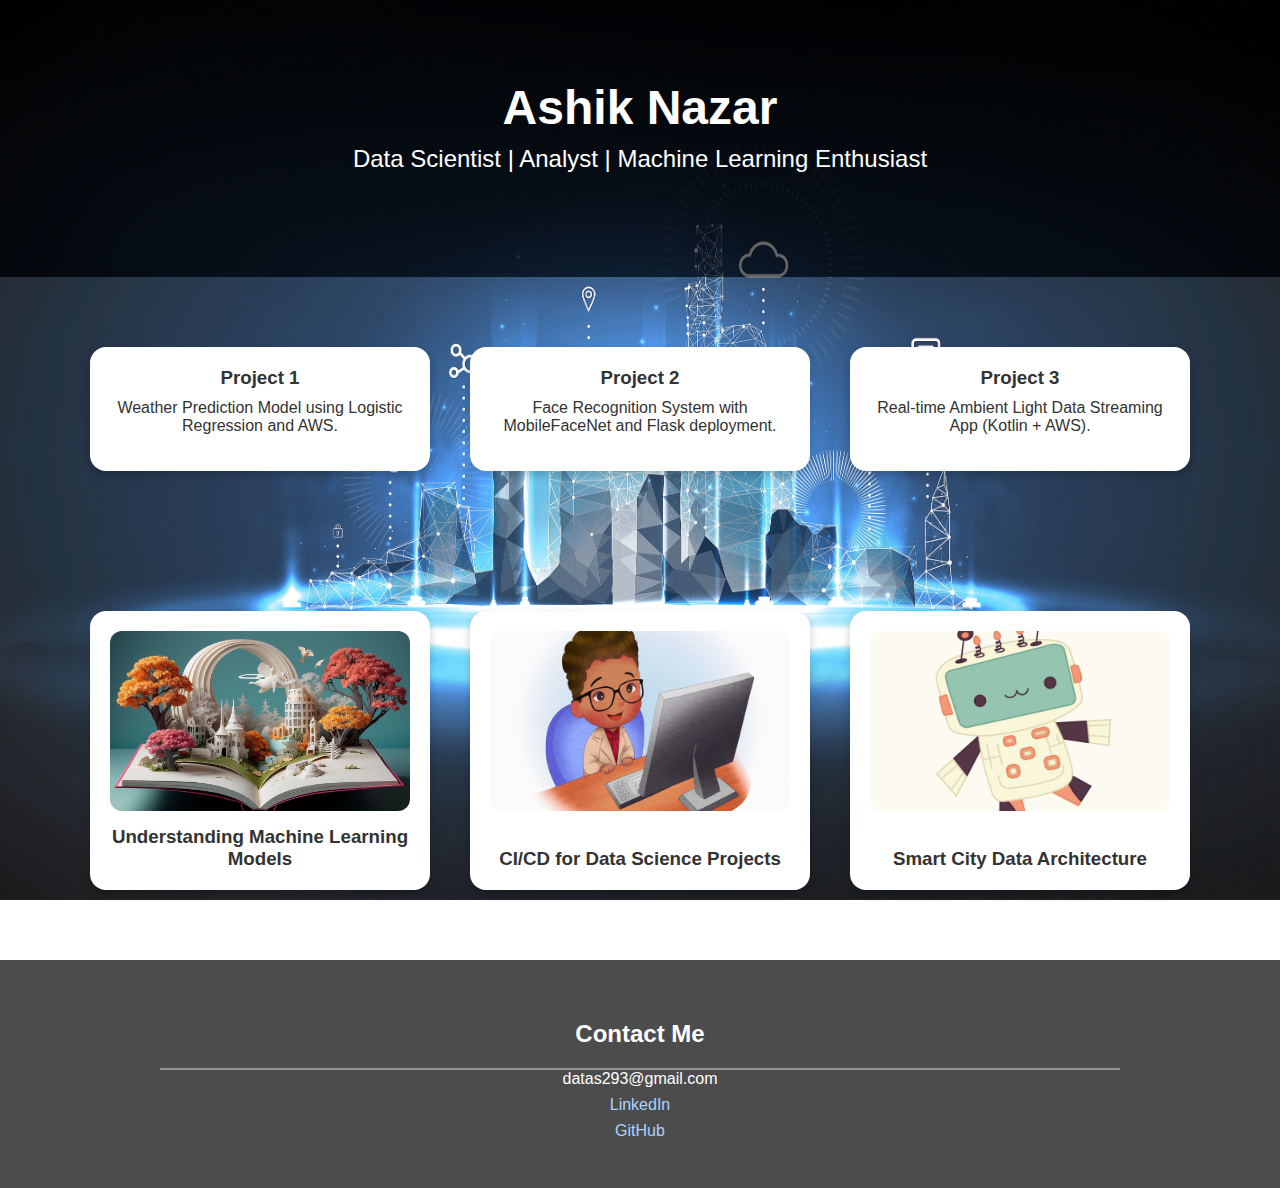
<file: index.html>
<!DOCTYPE html>
<html lang="en">
<head>
  <meta charset="UTF-8" />
  <meta name="viewport" content="width=device-width, initial-scale=1.0"/>
  <title>Ashik Nazar - Data Scientist</title>
  <link rel="icon" href="https://upload.wikimedia.org/wikipedia/commons/7/70/User_icon_BLACK-01.png" type="image/png">
  
  <style>
    body {
      margin: 0;
      font-family: 'Segoe UI', Tahoma, Geneva, Verdana, sans-serif;
      background: url('images/bg.jpg') no-repeat center center fixed;
      background-size: cover;
      color: white;
    }

    header {
      text-align: center;
      padding: 80px 20px;
      background-color: rgba(0, 0, 0, 0.6);
    }

    header h1 {
      font-size: 3em;
      margin: 0;
    }

    header p {
      font-size: 1.5em;
      margin-top: 10px;
    }

    .section {
      padding: 50px 20px;
      display: flex;
      flex-wrap: wrap;
      justify-content: center;
      background-color: rgba(255, 255, 255, 0.1);
    }

    .card, .card-link {
      background-color: white;
      color: #333;
      border-radius: 16px;
      box-shadow: 0 4px 10px rgba(0, 0, 0, 0.2);
      width: 300px;
      margin: 20px;
      padding: 20px;
      text-align: center;
      text-decoration: none;
      display: flex;
      flex-direction: column;
      justify-content: space-between;
      transition: transform 0.2s;
    }

    .card-link:hover {
      transform: translateY(-5px);
    }

    .card img, .card-link img {
      width: 100%;
      height: 180px;
      object-fit: cover;
      border-radius: 12px;
      margin-bottom: 15px;
    }

    .card h3, .card-link h3 {
      margin: 0;
    }

    .card p {
      margin-top: 10px;
    }

    .contact {
      background-color: rgba(0, 0, 0, 0.7);
      color: white;
      padding: 40px;
      text-align: center;
    }

    .contact a {
      color: #aad4ff;
      text-decoration: none;
      display: block;
      margin: 8px 0;
    }
    .divider {
  border: none;
  height: 2px;
  background-color: white;
  width: 80%;
  margin: 0 auto;
  opacity: 0.4;
}

  </style>
</head>
<body>
  <header>
    <h1>Ashik Nazar</h1>
    <p>Data Scientist | Analyst | Machine Learning Enthusiast</p>
  </header>

  <!-- Project Cards -->
  <section class="section">
    <div class="card">
      <h3>Project 1</h3>
      <p>Weather Prediction Model using Logistic Regression and AWS.</p>
    </div>
    <div class="card">
      <h3>Project 2</h3>
      <p>Face Recognition System with MobileFaceNet and Flask deployment.</p>
    </div>
    <div class="card">
      <h3>Project 3</h3>
      <p>Real-time Ambient Light Data Streaming App (Kotlin + AWS).</p>
    </div>
  </section>
 

  <!-- Blog Cards with Clickable Links -->
  <section class="section">
    <a href="blog1.html" class="card-link">
      <img src="images/eg.jpg" alt="Blog Image 1" />
      <h3>Understanding Machine Learning Models</h3>
    </a>
    <a href="blog2.html" class="card-link">
      <img src="images/dg.jpg" alt="Blog Image 2" />
      <h3>CI/CD for Data Science Projects</h3>
    </a>
    <a href="blog3.html" class="card-link">
      <img src="images/cg.jpg" alt="Blog Image 3" />
      <h3>Smart City Data Architecture</h3>
    </a>
  </section>

  <!-- Contact Section -->
  <section class="contact">
    <h2>Contact Me</h2>
    <hr class="divider">
    <span>datas293@gmail.com</span>
    <a href="https://www.linkedin.com/in/ashik-n-22b36b152/">LinkedIn</a>
    <a href="https://github.com/ashiknazar">GitHub</a>
  </section>
</body>
</html>
</file>
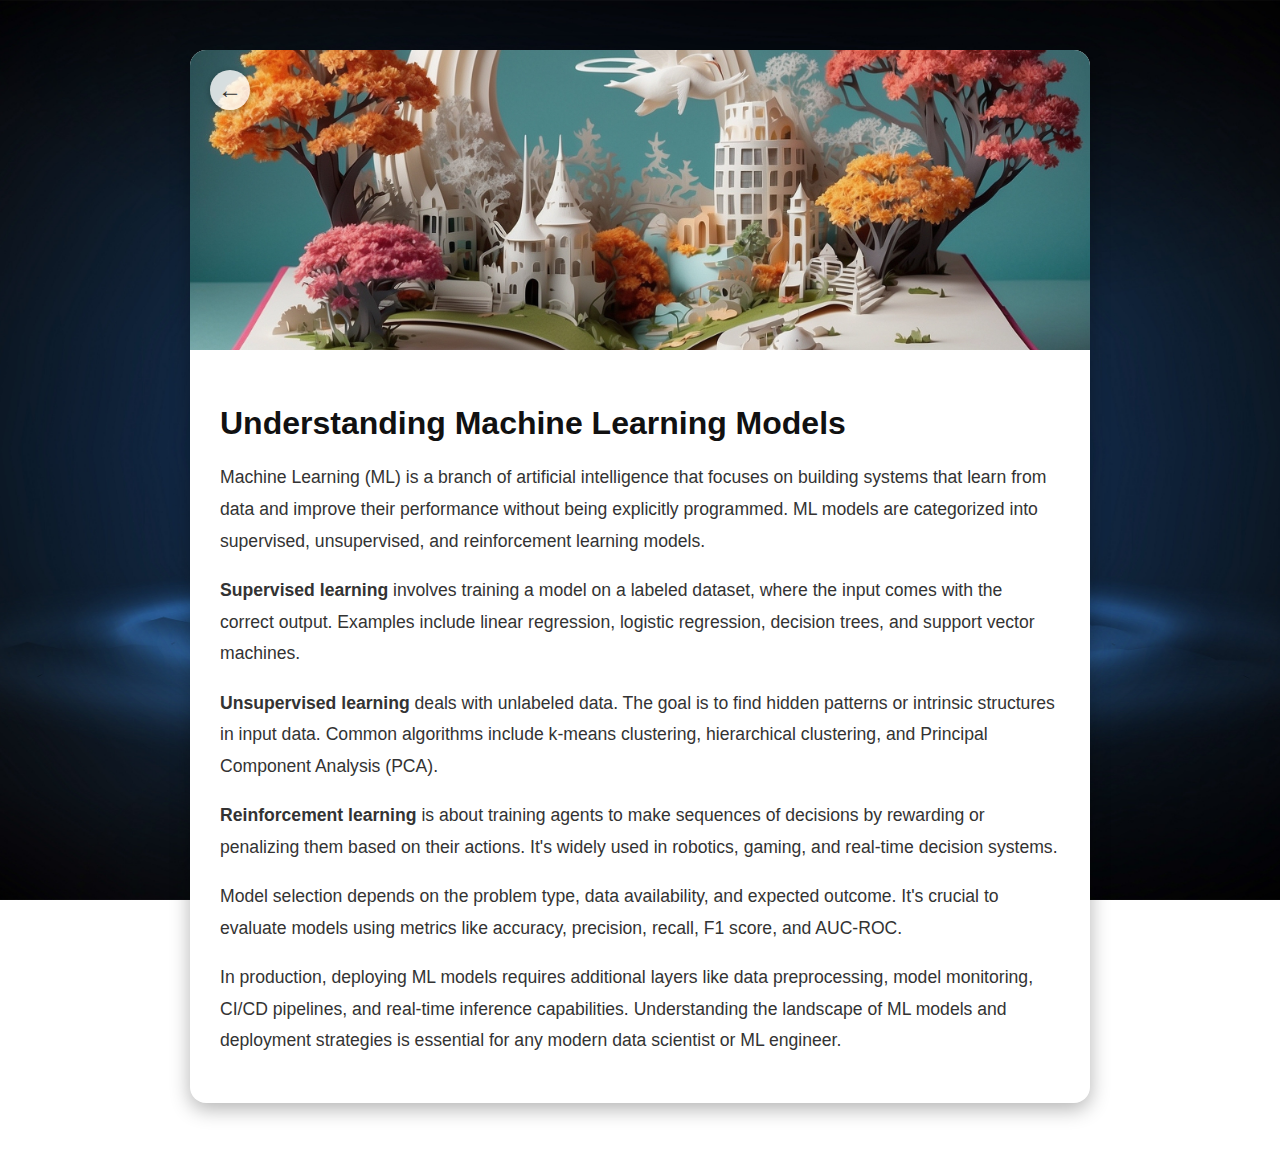
<file: blog1.html>
<!DOCTYPE html>
<html lang="en">
<head>
  <meta charset="UTF-8" />
  <meta name="viewport" content="width=device-width, initial-scale=1.0"/>
  <title>Understanding Machine Learning Models</title>
  <style>
    body {
      margin: 0;
      font-family: 'Segoe UI', Tahoma, Geneva, Verdana, sans-serif;
      background: url('images/bg.jpg') no-repeat center center fixed;
      background-size: cover;
      color: white;
    }

    .container {
      max-width: 900px;
      margin: 50px auto;
      background-color: white;
      color: #333;
      border-radius: 16px;
      box-shadow: 0 6px 20px rgba(0, 0, 0, 0.3);
      overflow: hidden;
      position: relative;
    }

    .back-button {
      position: absolute;
      top: 20px;
      left: 20px;
      text-decoration: none;
      font-size: 1.5em;
      color: #333;
      background-color: rgba(255, 255, 255, 0.8);
      border-radius: 50%;
      width: 40px;
      height: 40px;
      display: flex;
      align-items: center;
      justify-content: center;
      box-shadow: 0 2px 6px rgba(0, 0, 0, 0.3);
      transition: background 0.3s ease;
    }

    .back-button:hover {
      background-color: #f0f0f0;
    }

    .blog-image {
      width: 100%;
      height: 300px;
      object-fit: cover;
    }

    .blog-content {
      padding: 30px;
    }

    .blog-content h1 {
      font-size: 2em;
      margin-bottom: 20px;
      color: #111;
    }

    .blog-content p {
      font-size: 1.1em;
      line-height: 1.8;
      margin-bottom: 16px;
    }

    @media (max-width: 768px) {
      .blog-content {
        padding: 20px;
      }

      .blog-content h1 {
        font-size: 1.5em;
      }
    }
  </style>
</head>
<body>

  <div class="container">
    <a href="index.html" class="back-button" title="Back to Home">&#8592;</a>
    <img src="images/eg.jpg" alt="Understanding Machine Learning Models" class="blog-image" />

    <div class="blog-content">
      <h1>Understanding Machine Learning Models</h1>

      <p>
        Machine Learning (ML) is a branch of artificial intelligence that focuses on building systems
        that learn from data and improve their performance without being explicitly programmed.
        ML models are categorized into supervised, unsupervised, and reinforcement learning models.
      </p>

      <p>
        <strong>Supervised learning</strong> involves training a model on a labeled dataset,
        where the input comes with the correct output. Examples include linear regression,
        logistic regression, decision trees, and support vector machines.
      </p>

      <p>
        <strong>Unsupervised learning</strong> deals with unlabeled data. The goal is to find
        hidden patterns or intrinsic structures in input data. Common algorithms include
        k-means clustering, hierarchical clustering, and Principal Component Analysis (PCA).
      </p>

      <p>
        <strong>Reinforcement learning</strong> is about training agents to make sequences of decisions
        by rewarding or penalizing them based on their actions. It's widely used in robotics,
        gaming, and real-time decision systems.
      </p>

      <p>
        Model selection depends on the problem type, data availability, and expected outcome.
        It's crucial to evaluate models using metrics like accuracy, precision, recall, F1 score,
        and AUC-ROC.
      </p>

      <p>
        In production, deploying ML models requires additional layers like data preprocessing,
        model monitoring, CI/CD pipelines, and real-time inference capabilities.
        Understanding the landscape of ML models and deployment strategies is essential
        for any modern data scientist or ML engineer.
      </p>
    </div>
  </div>

</body>
</html>
</file>
